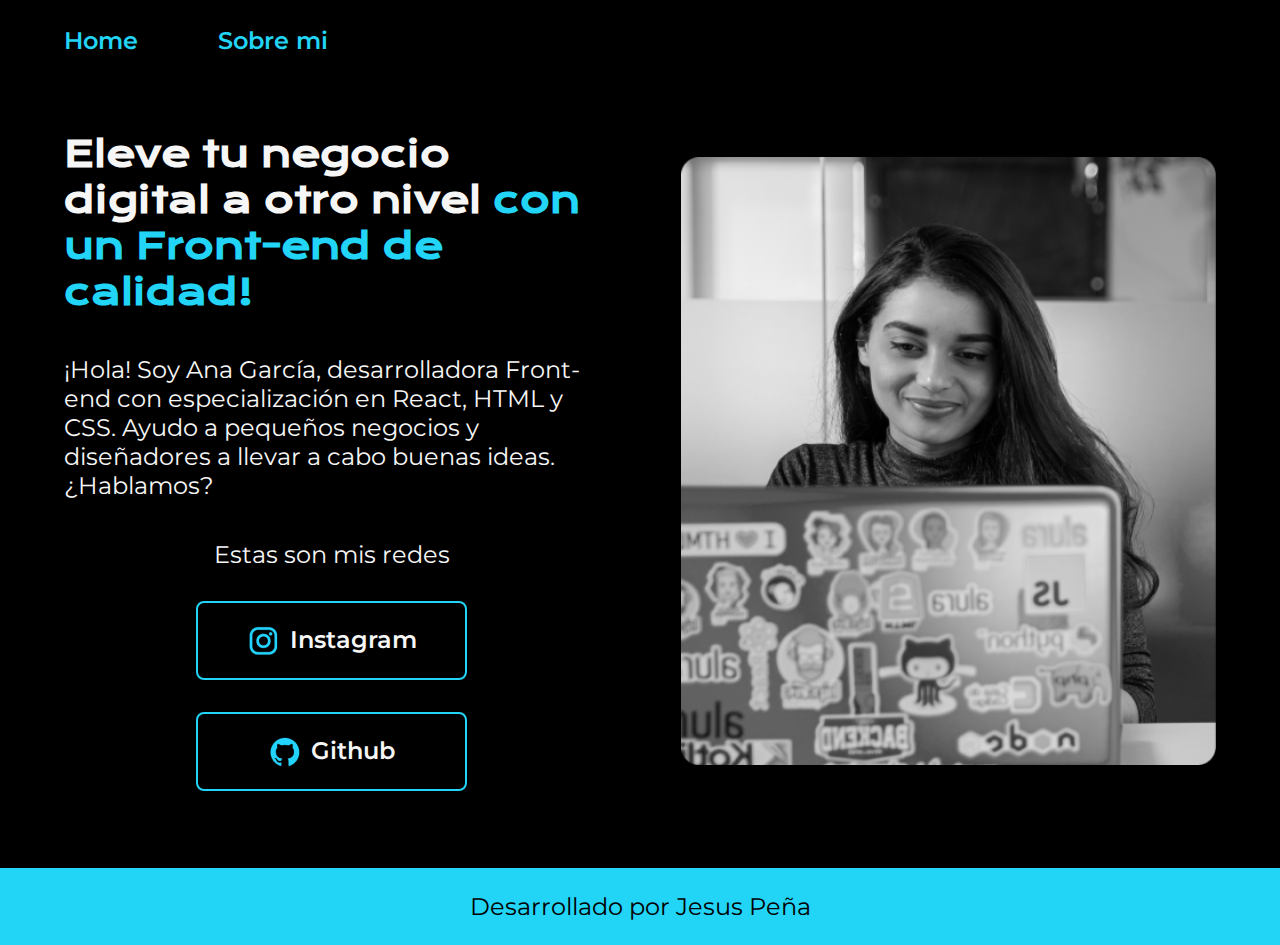
<file: index.html>
<!DOCTYPE html>
<html lang="es">
<head>
    <meta charset="UTF-8">
    <meta name="viewport" content="width=device-width, initial-scale=1.0">
    <title>Document</title>
    <link rel="stylesheet" href="./style/style.css">
</head>
<body>
    <header class="header">
        <nav class="hedaer__Menu">
            <a class="hedaer__Menu__bot" href="index.html">Home</a>
            <a class="hedaer__Menu__bot" href="about.html">Sobre mi</a>
        </nav>
    </header>
    <main class="presentacion">
       <section class="presentacion__contenidos">
        <h1 class="presentacion__contenido__titulo">Eleve tu negocio digital a otro nivel <strong class="titulo_destaque">con un Front-end de calidad! </strong> </h1>
        <p class="presentacion__contenido__parrafo">¡Hola! Soy Ana García, desarrolladora Front-end con especialización en React, HTML y CSS. 
            Ayudo a pequeños negocios y diseñadores a llevar a cabo buenas ideas. ¿Hablamos?  </p>
            <div class="presentacion__enlaces">
            <h2 class="presentacion__enlaces__subtitulo">Estas son mis redes</h2>
            <a class="presentacion__enlaces_1" href="https://www.instagram.com/">
                <img src="asset/instagram.png" alt="icono dr instagram">
                Instagram</a>
            <a class= "presentacion__enlaces_1"href="https://github.com/">
                <img src="asset/github.png" alt="ícono de Github">
                Github</a>
            </div>
        </section>
            <img class="imagen__presentacion " src="Rectangle 47.png" alt="Imagen de Ana Garcia trabajando">
    </main>
    <footer class="footer">
        <p>Desarrollado por Jesus Peña </p>
    </footer>
</body>
</html>
</file>
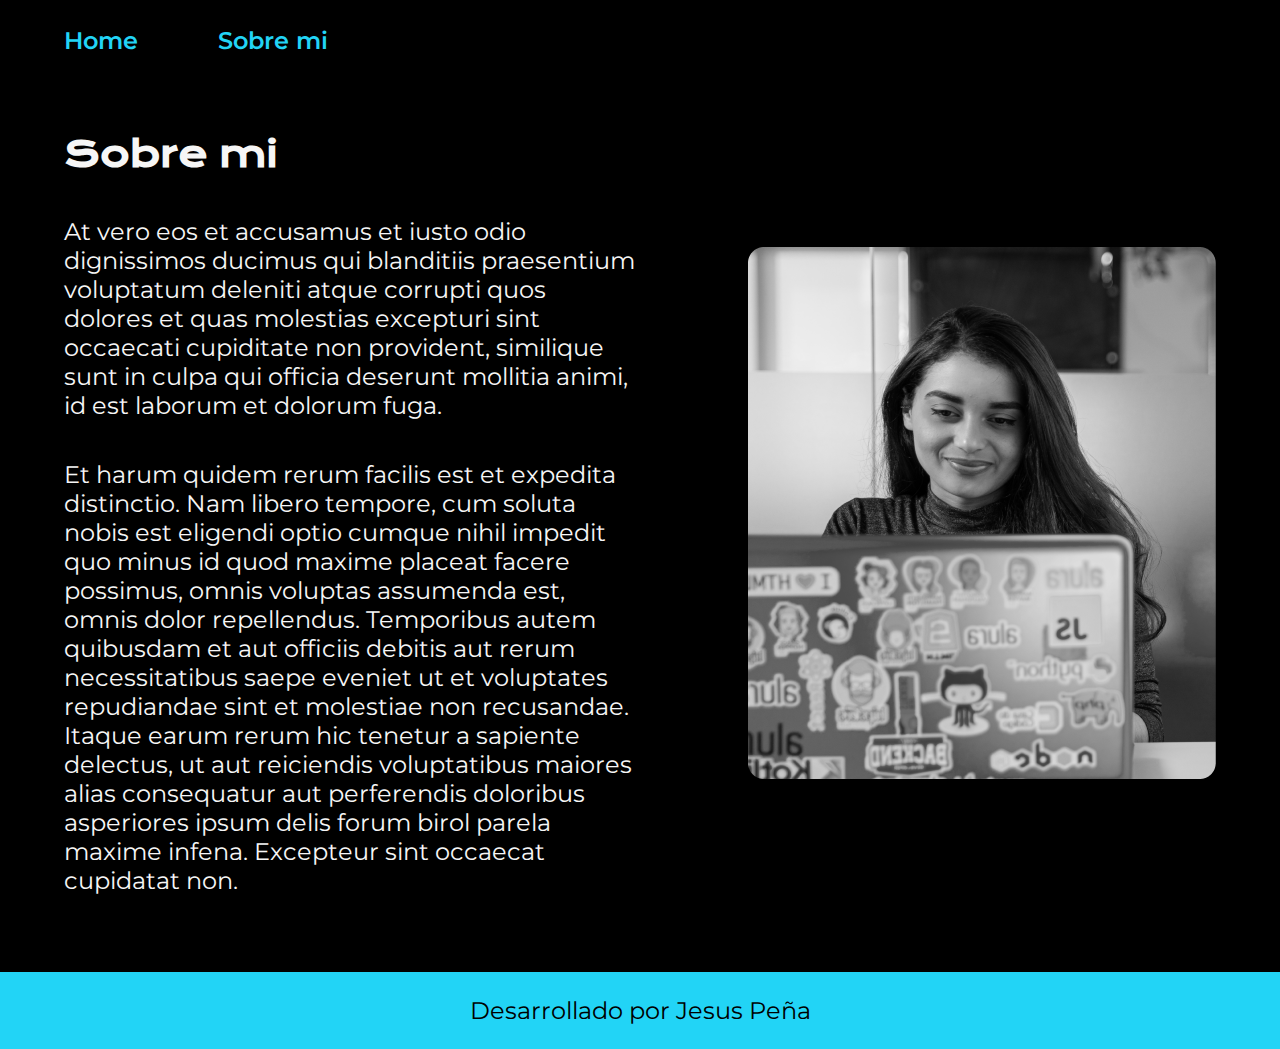
<file: about.html>
<!DOCTYPE html>
<html lang="es">
<head>
    <meta charset="UTF-8">
    <meta name="viewport" content="width=device-width, initial-scale=1.0">
    <title>Sobre mi</title>
    <link rel="stylesheet" href="./style/style.css">
</head>
<body>
    <header class="header">
        <nav class="hedaer__Menu">
            <a class="hedaer__Menu__bot" href="index.html">Home</a>
            <a class="hedaer__Menu__bot" href="about.html">Sobre mi</a>
        </nav>
    </header>
    <main class="presentacion">
        <section class="presentacion__contenidos">
            <h1 class="presentacion__contenido__titulo">Sobre mi</h1>
            <p class="presentacion__contenido__parrafo">At vero eos et accusamus et iusto odio dignissimos ducimus qui blanditiis praesentium voluptatum deleniti atque corrupti quos dolores et quas molestias excepturi sint occaecati cupiditate non provident, similique sunt in culpa qui officia deserunt mollitia animi, id est laborum et dolorum fuga.
            </p>
            <p class="presentacion__contenido__parrafo"> Et harum quidem rerum facilis est et expedita distinctio. Nam libero tempore, cum soluta nobis est eligendi optio cumque nihil impedit quo minus id quod maxime placeat facere possimus, omnis voluptas assumenda est, omnis dolor repellendus. Temporibus autem quibusdam et aut officiis debitis aut rerum necessitatibus saepe eveniet ut et voluptates repudiandae sint et molestiae non recusandae. Itaque earum rerum hic tenetur a sapiente delectus, ut aut reiciendis voluptatibus maiores alias consequatur aut perferendis doloribus asperiores ipsum delis forum birol parela maxime infena. Excepteur sint occaecat cupidatat non.
            </p>
        </section>
        <img src="Rectangle 47.png" alt="Imagen de Ana Garcia trabajando">
    </main>
    <footer class="footer">
        <p>Desarrollado por Jesus Peña </p>
    </footer>
</body>
</html>
</file>
<file: style/style.css>
@import url('https://fonts.googleapis.com/css2?family=Krona+One&display=swap');
@import url('https://fonts.googleapis.com/css2?family=Krona+One&family=Montserrat:ital,wght@0,100..900;1,100..900&display=swap');

:root{
    --color-primario:#000000;
    --Color-secunfario:#F6F6F6;
    --Color-terciario:#22D4F6;
    --color-hover:#272727;
    --Fuente-Montserrat:"Montserrat", sans-serif;
    --Fuente-Krona-One:"Krona One", sans-serif;

}

*{
    padding: 0%;
    margin: 0%;
}

.header{
padding: 2% 0% 0% 5%;

}

.hedaer__Menu{
display: flex;
gap: 80px;
}

.hedaer__Menu__bot{
    font-family: var(--Fuente-Montserrat);
    font-size: 1.5rem ; 
    font-weight: 600;
    color: var(--Color-terciario);
    text-decoration: none;
}
body{
    background-color: var(--color-primario);
    color: var(--Color-secunfario);
    box-sizing: border-box;
}

.presentacion{
    display: flex;
    align-items: center;
    padding: 6% 5%;
    justify-content: space-between;
    gap: 82px;
}

.presentacion__contenidos{
    width: 50%;
    display: flex;
    flex-direction: column;
    gap: 40px ;

}

.presentacion__contenido__titulo{
    font-size: 2.25rem;
    font-family: var(--Fuente-Krona-One);
}

.titulo_destaque{
    color : var(--Color-terciario);
}
.presentacion__contenido__parrafo{
    font-size: 1.5rem;
    font-family: var(--Fuente-Montserrat);
}

.presentacion__enlaces{
    display: flex;
    justify-content: space-between;
    flex-direction: column;
    align-items: center;
    gap: 32px;
}
.presentacion__enlaces_1{
    width: 50% ;
    
    text-align: center;
    padding: 21.5px 0;
    border-radius: 8px;
    font-family: var(--Fuente-Montserrat);
    font-size: 1.5rem;
    font-weight: 600;
    text-decoration: none;
    color: var(--Color-secunfario);
    border: var(--Color-terciario) 2px solid;
    display: flex;
    justify-content: center;
    gap: 10px ;
}
.presentacion__enlaces__subtitulo{
    font-family: var(--Fuente-Montserrat);
    font-size: 1.5rem;
    font-weight: 400;
}
.presentacion__enlaces_1:hover{
    background-color: var(--color-hover);
}
.imagen__presentacion{
    width: 50%;
}
.footer{
    background-color: var(--Color-terciario);
    padding: 24px;
    text-align: center;
    color: var(--color-primario);
    font-family: var(--Fuente-Montserrat);
    font-size: 1.5rem;
    font-weight: 400;
}
@media (max-width:1200px){
.header{
    padding: 10%;
}
.hedaer__Menu{
    justify-content: center;
}
    .presentacion{
    flex-direction: column-reverse;
}
.presentacion__contenidos{
    width: auto;
}
}
</file>
